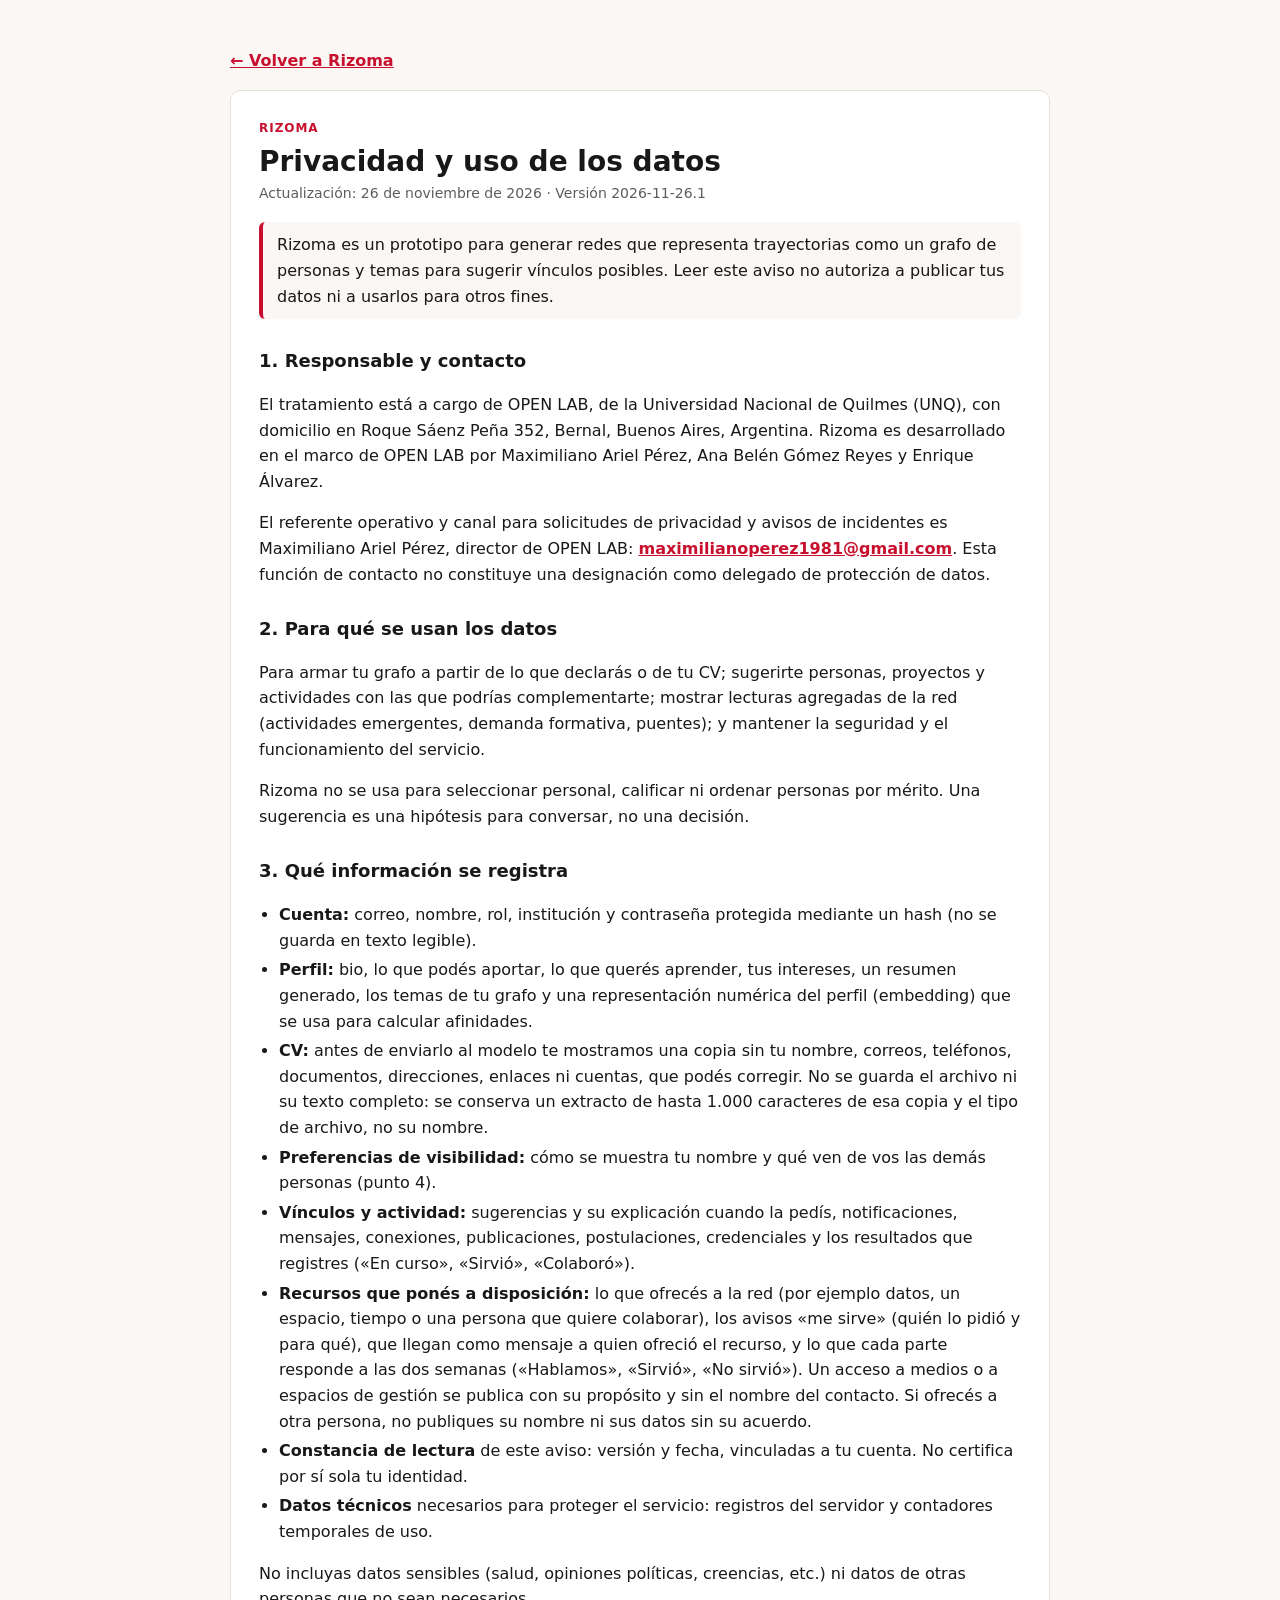
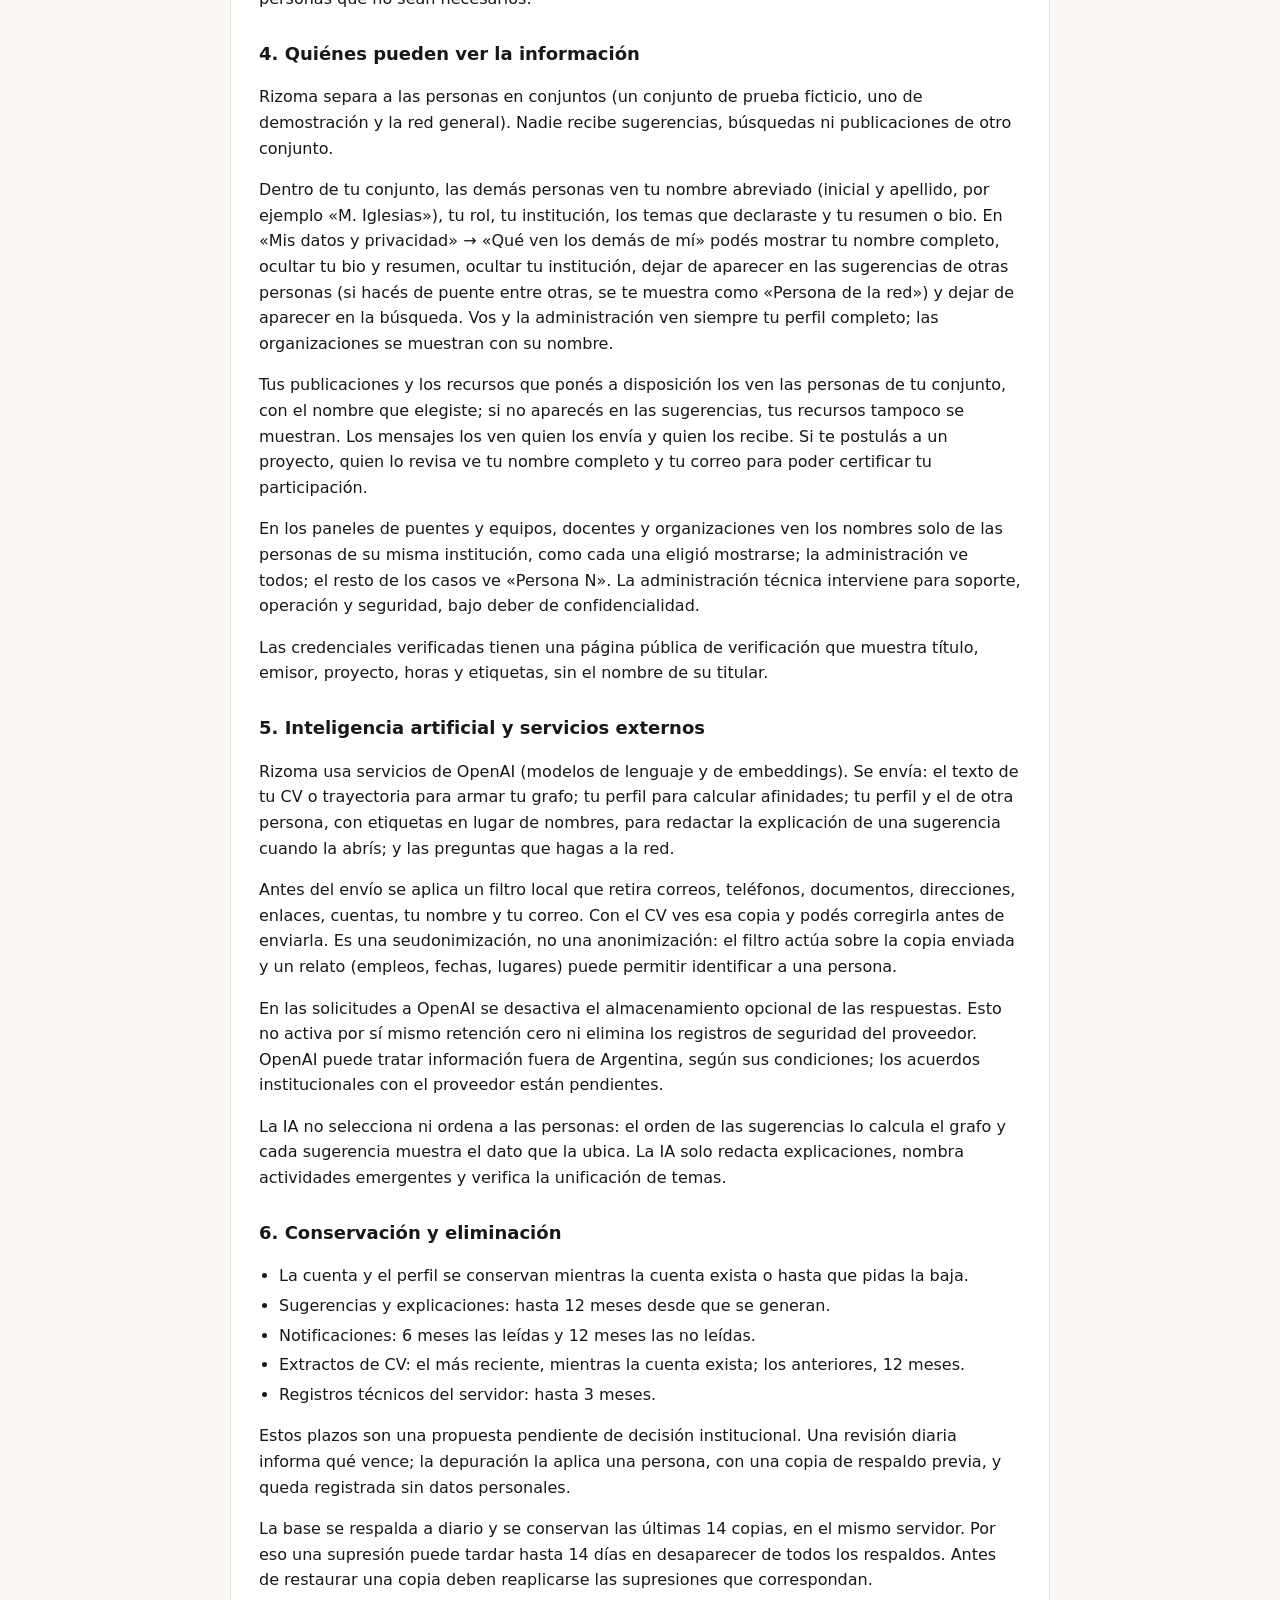
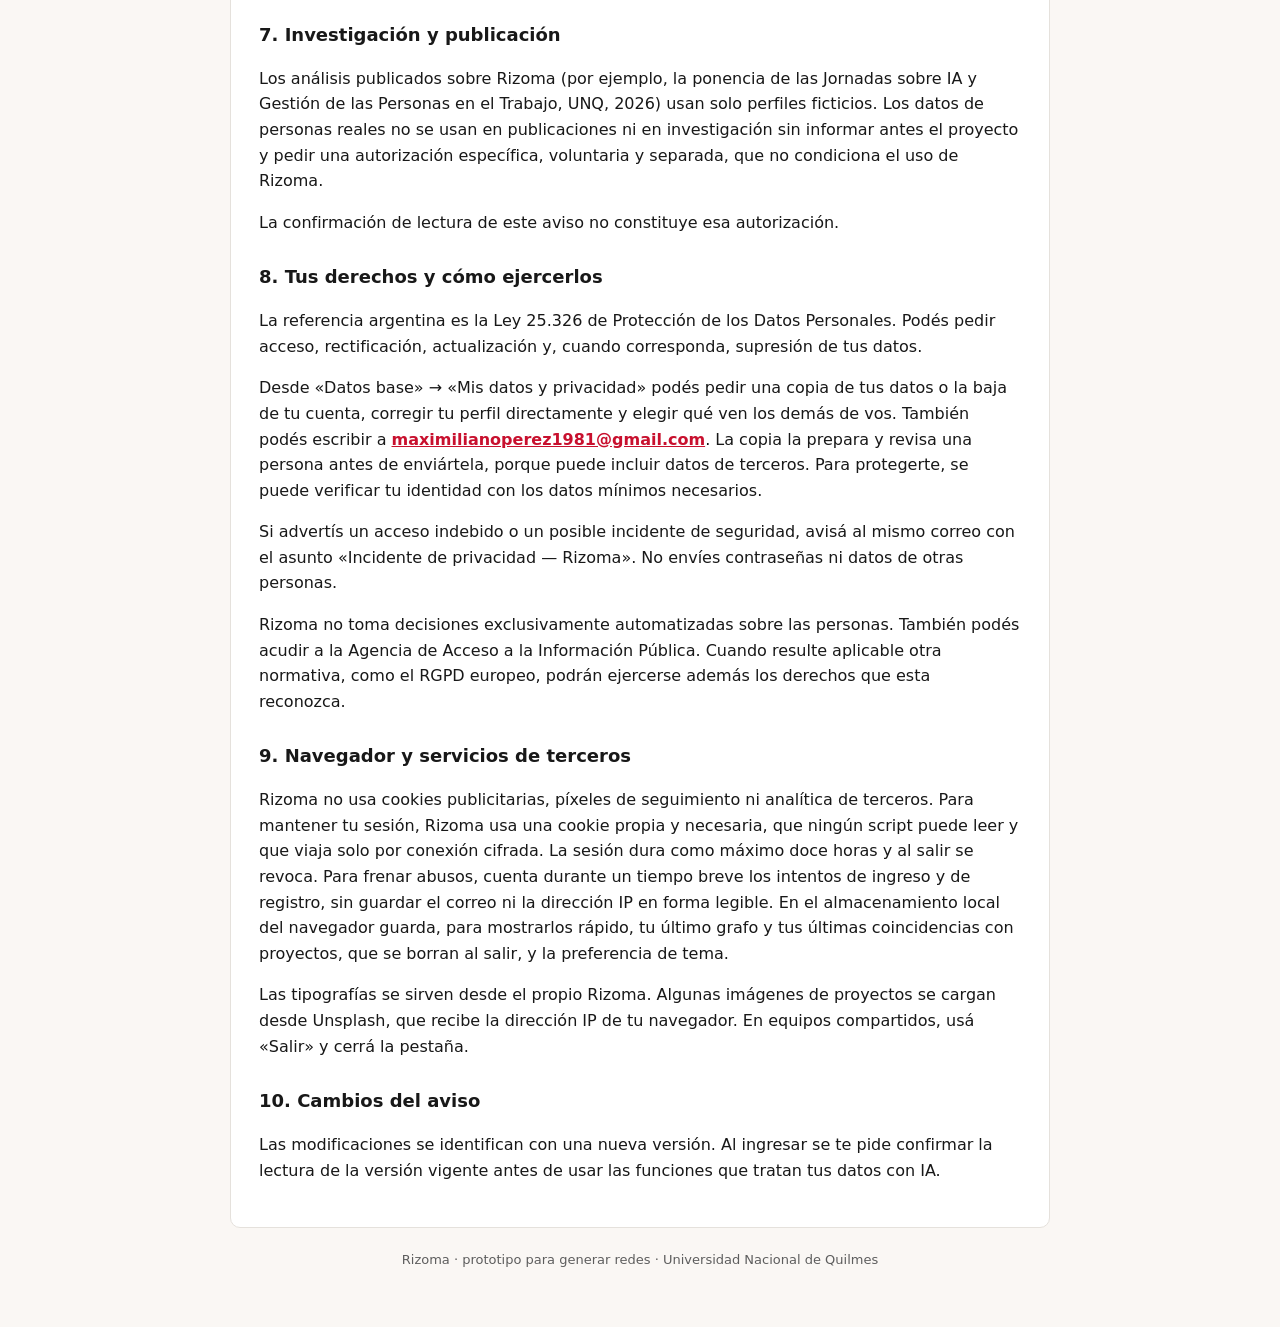
<file: static/privacidad.html>
<!doctype html>
<html lang="es">
<head>
  <meta charset="utf-8">
  <meta name="viewport" content="width=device-width, initial-scale=1">
  <meta name="robots" content="noindex">
  <title>Privacidad y uso de los datos · Rizoma</title>
  <style>
    :root { --ink:#181818; --muted:#5d5d5d; --line:#e5e1dc; --primary:#c8102e; --soft:#faf7f4; }
    body { margin:0; font-family: system-ui, -apple-system, "Segoe UI", Roboto, Arial, sans-serif; color:var(--ink); background:var(--soft); line-height:1.6; }
    main { max-width:820px; margin:0 auto; padding:32px 20px 56px; }
    .card { background:#fff; border:1px solid var(--line); border-radius:10px; padding:28px; }
    .brand { color:var(--primary); font-weight:800; letter-spacing:.08em; text-transform:uppercase; font-size:12px; }
    h1 { margin:8px 0 4px; font-size:28px; line-height:1.15; }
    h2 { font-size:18px; margin:28px 0 6px; }
    .meta { color:var(--muted); font-size:14px; margin:0 0 18px; }
    .nota { background:var(--soft); border-left:4px solid var(--primary); padding:10px 14px; border-radius:6px; }
    ul { padding-left:20px; }
    li { margin:4px 0; }
    a { color:var(--primary); font-weight:600; }
    footer { color:var(--muted); font-size:13px; margin-top:22px; text-align:center; }
  </style>
</head>
<body>
<main>
  <p><a href="/">← Volver a Rizoma</a></p>
  <article class="card">
    <div class="brand">Rizoma</div>
    <h1>Privacidad y uso de los datos</h1>
    <p class="meta">Actualización: 26 de noviembre de 2026 · Versión 2026-11-26.1</p>
    <p class="nota">Rizoma es un prototipo para generar redes que representa trayectorias como un grafo de personas y temas para sugerir vínculos posibles. Leer este aviso no autoriza a publicar tus datos ni a usarlos para otros fines.</p>

    <h2>1. Responsable y contacto</h2>
    <p>El tratamiento está a cargo de OPEN LAB, de la Universidad Nacional de Quilmes (UNQ), con domicilio en Roque Sáenz Peña 352, Bernal, Buenos Aires, Argentina. Rizoma es desarrollado en el marco de OPEN LAB por Maximiliano Ariel Pérez, Ana Belén Gómez Reyes y Enrique Álvarez.</p>
    <p>El referente operativo y canal para solicitudes de privacidad y avisos de incidentes es Maximiliano Ariel Pérez, director de OPEN LAB: <a href="mailto:maximilianoperez1981@gmail.com">maximilianoperez1981@gmail.com</a>. Esta función de contacto no constituye una designación como delegado de protección de datos.</p>

    <h2>2. Para qué se usan los datos</h2>
    <p>Para armar tu grafo a partir de lo que declarás o de tu CV; sugerirte personas, proyectos y actividades con las que podrías complementarte; mostrar lecturas agregadas de la red (actividades emergentes, demanda formativa, puentes); y mantener la seguridad y el funcionamiento del servicio.</p>
    <p>Rizoma no se usa para seleccionar personal, calificar ni ordenar personas por mérito. Una sugerencia es una hipótesis para conversar, no una decisión.</p>

    <h2>3. Qué información se registra</h2>
    <ul>
      <li><strong>Cuenta:</strong> correo, nombre, rol, institución y contraseña protegida mediante un hash (no se guarda en texto legible).</li>
      <li><strong>Perfil:</strong> bio, lo que podés aportar, lo que querés aprender, tus intereses, un resumen generado, los temas de tu grafo y una representación numérica del perfil (embedding) que se usa para calcular afinidades.</li>
      <li><strong>CV:</strong> antes de enviarlo al modelo te mostramos una copia sin tu nombre, correos, teléfonos, documentos, direcciones, enlaces ni cuentas, que podés corregir. No se guarda el archivo ni su texto completo: se conserva un extracto de hasta 1.000 caracteres de esa copia y el tipo de archivo, no su nombre.</li>
      <li><strong>Preferencias de visibilidad:</strong> cómo se muestra tu nombre y qué ven de vos las demás personas (punto 4).</li>
      <li><strong>Vínculos y actividad:</strong> sugerencias y su explicación cuando la pedís, notificaciones, mensajes, conexiones, publicaciones, postulaciones, credenciales y los resultados que registres («En curso», «Sirvió», «Colaboró»).</li>
      <li><strong>Recursos que ponés a disposición:</strong> lo que ofrecés a la red (por ejemplo datos, un espacio, tiempo o una persona que quiere colaborar), los avisos «me sirve» (quién lo pidió y para qué), que llegan como mensaje a quien ofreció el recurso, y lo que cada parte responde a las dos semanas («Hablamos», «Sirvió», «No sirvió»). Un acceso a medios o a espacios de gestión se publica con su propósito y sin el nombre del contacto. Si ofrecés a otra persona, no publiques su nombre ni sus datos sin su acuerdo.</li>
      <li><strong>Constancia de lectura</strong> de este aviso: versión y fecha, vinculadas a tu cuenta. No certifica por sí sola tu identidad.</li>
      <li><strong>Datos técnicos</strong> necesarios para proteger el servicio: registros del servidor y contadores temporales de uso.</li>
    </ul>
    <p>No incluyas datos sensibles (salud, opiniones políticas, creencias, etc.) ni datos de otras personas que no sean necesarios.</p>

    <h2>4. Quiénes pueden ver la información</h2>
    <p>Rizoma separa a las personas en conjuntos (un conjunto de prueba ficticio, uno de demostración y la red general). Nadie recibe sugerencias, búsquedas ni publicaciones de otro conjunto.</p>
    <p>Dentro de tu conjunto, las demás personas ven tu nombre abreviado (inicial y apellido, por ejemplo «M. Iglesias»), tu rol, tu institución, los temas que declaraste y tu resumen o bio. En «Mis datos y privacidad» → «Qué ven los demás de mí» podés mostrar tu nombre completo, ocultar tu bio y resumen, ocultar tu institución, dejar de aparecer en las sugerencias de otras personas (si hacés de puente entre otras, se te muestra como «Persona de la red») y dejar de aparecer en la búsqueda. Vos y la administración ven siempre tu perfil completo; las organizaciones se muestran con su nombre.</p>
    <p>Tus publicaciones y los recursos que ponés a disposición los ven las personas de tu conjunto, con el nombre que elegiste; si no aparecés en las sugerencias, tus recursos tampoco se muestran. Los mensajes los ven quien los envía y quien los recibe. Si te postulás a un proyecto, quien lo revisa ve tu nombre completo y tu correo para poder certificar tu participación.</p>
    <p>En los paneles de puentes y equipos, docentes y organizaciones ven los nombres solo de las personas de su misma institución, como cada una eligió mostrarse; la administración ve todos; el resto de los casos ve «Persona N». La administración técnica interviene para soporte, operación y seguridad, bajo deber de confidencialidad.</p>
    <p>Las credenciales verificadas tienen una página pública de verificación que muestra título, emisor, proyecto, horas y etiquetas, sin el nombre de su titular.</p>

    <h2>5. Inteligencia artificial y servicios externos</h2>
    <p>Rizoma usa servicios de OpenAI (modelos de lenguaje y de embeddings). Se envía: el texto de tu CV o trayectoria para armar tu grafo; tu perfil para calcular afinidades; tu perfil y el de otra persona, con etiquetas en lugar de nombres, para redactar la explicación de una sugerencia cuando la abrís; y las preguntas que hagas a la red.</p>
    <p>Antes del envío se aplica un filtro local que retira correos, teléfonos, documentos, direcciones, enlaces, cuentas, tu nombre y tu correo. Con el CV ves esa copia y podés corregirla antes de enviarla. Es una seudonimización, no una anonimización: el filtro actúa sobre la copia enviada y un relato (empleos, fechas, lugares) puede permitir identificar a una persona.</p>
    <p>En las solicitudes a OpenAI se desactiva el almacenamiento opcional de las respuestas. Esto no activa por sí mismo retención cero ni elimina los registros de seguridad del proveedor. OpenAI puede tratar información fuera de Argentina, según sus condiciones; los acuerdos institucionales con el proveedor están pendientes.</p>
    <p>La IA no selecciona ni ordena a las personas: el orden de las sugerencias lo calcula el grafo y cada sugerencia muestra el dato que la ubica. La IA solo redacta explicaciones, nombra actividades emergentes y verifica la unificación de temas.</p>

    <h2>6. Conservación y eliminación</h2>
    <ul>
      <li>La cuenta y el perfil se conservan mientras la cuenta exista o hasta que pidas la baja.</li>
      <li>Sugerencias y explicaciones: hasta 12 meses desde que se generan.</li>
      <li>Notificaciones: 6 meses las leídas y 12 meses las no leídas.</li>
      <li>Extractos de CV: el más reciente, mientras la cuenta exista; los anteriores, 12 meses.</li>
      <li>Registros técnicos del servidor: hasta 3 meses.</li>
    </ul>
    <p>Estos plazos son una propuesta pendiente de decisión institucional. Una revisión diaria informa qué vence; la depuración la aplica una persona, con una copia de respaldo previa, y queda registrada sin datos personales.</p>
    <p>La base se respalda a diario y se conservan las últimas 14 copias, en el mismo servidor. Por eso una supresión puede tardar hasta 14 días en desaparecer de todos los respaldos. Antes de restaurar una copia deben reaplicarse las supresiones que correspondan.</p>

    <h2>7. Investigación y publicación</h2>
    <p>Los análisis publicados sobre Rizoma (por ejemplo, la ponencia de las Jornadas sobre IA y Gestión de las Personas en el Trabajo, UNQ, 2026) usan solo perfiles ficticios. Los datos de personas reales no se usan en publicaciones ni en investigación sin informar antes el proyecto y pedir una autorización específica, voluntaria y separada, que no condiciona el uso de Rizoma.</p>
    <p>La confirmación de lectura de este aviso no constituye esa autorización.</p>

    <h2>8. Tus derechos y cómo ejercerlos</h2>
    <p>La referencia argentina es la Ley 25.326 de Protección de los Datos Personales. Podés pedir acceso, rectificación, actualización y, cuando corresponda, supresión de tus datos.</p>
    <p>Desde «Datos base» → «Mis datos y privacidad» podés pedir una copia de tus datos o la baja de tu cuenta, corregir tu perfil directamente y elegir qué ven los demás de vos. También podés escribir a <a href="mailto:maximilianoperez1981@gmail.com">maximilianoperez1981@gmail.com</a>. La copia la prepara y revisa una persona antes de enviártela, porque puede incluir datos de terceros. Para protegerte, se puede verificar tu identidad con los datos mínimos necesarios.</p>
    <p>Si advertís un acceso indebido o un posible incidente de seguridad, avisá al mismo correo con el asunto «Incidente de privacidad — Rizoma». No envíes contraseñas ni datos de otras personas.</p>
    <p>Rizoma no toma decisiones exclusivamente automatizadas sobre las personas. También podés acudir a la Agencia de Acceso a la Información Pública. Cuando resulte aplicable otra normativa, como el RGPD europeo, podrán ejercerse además los derechos que esta reconozca.</p>

    <h2>9. Navegador y servicios de terceros</h2>
    <p>Rizoma no usa cookies publicitarias, píxeles de seguimiento ni analítica de terceros. Para mantener tu sesión, Rizoma usa una cookie propia y necesaria, que ningún script puede leer y que viaja solo por conexión cifrada. La sesión dura como máximo doce horas y al salir se revoca. Para frenar abusos, cuenta durante un tiempo breve los intentos de ingreso y de registro, sin guardar el correo ni la dirección IP en forma legible. En el almacenamiento local del navegador guarda, para mostrarlos rápido, tu último grafo y tus últimas coincidencias con proyectos, que se borran al salir, y la preferencia de tema.</p>
    <p>Las tipografías se sirven desde el propio Rizoma. Algunas imágenes de proyectos se cargan desde Unsplash, que recibe la dirección IP de tu navegador. En equipos compartidos, usá «Salir» y cerrá la pestaña.</p>

    <h2>10. Cambios del aviso</h2>
    <p>Las modificaciones se identifican con una nueva versión. Al ingresar se te pide confirmar la lectura de la versión vigente antes de usar las funciones que tratan tus datos con IA.</p>
  </article>
  <footer>Rizoma · prototipo para generar redes · Universidad Nacional de Quilmes</footer>
</main>
</body>
</html>
</file>
